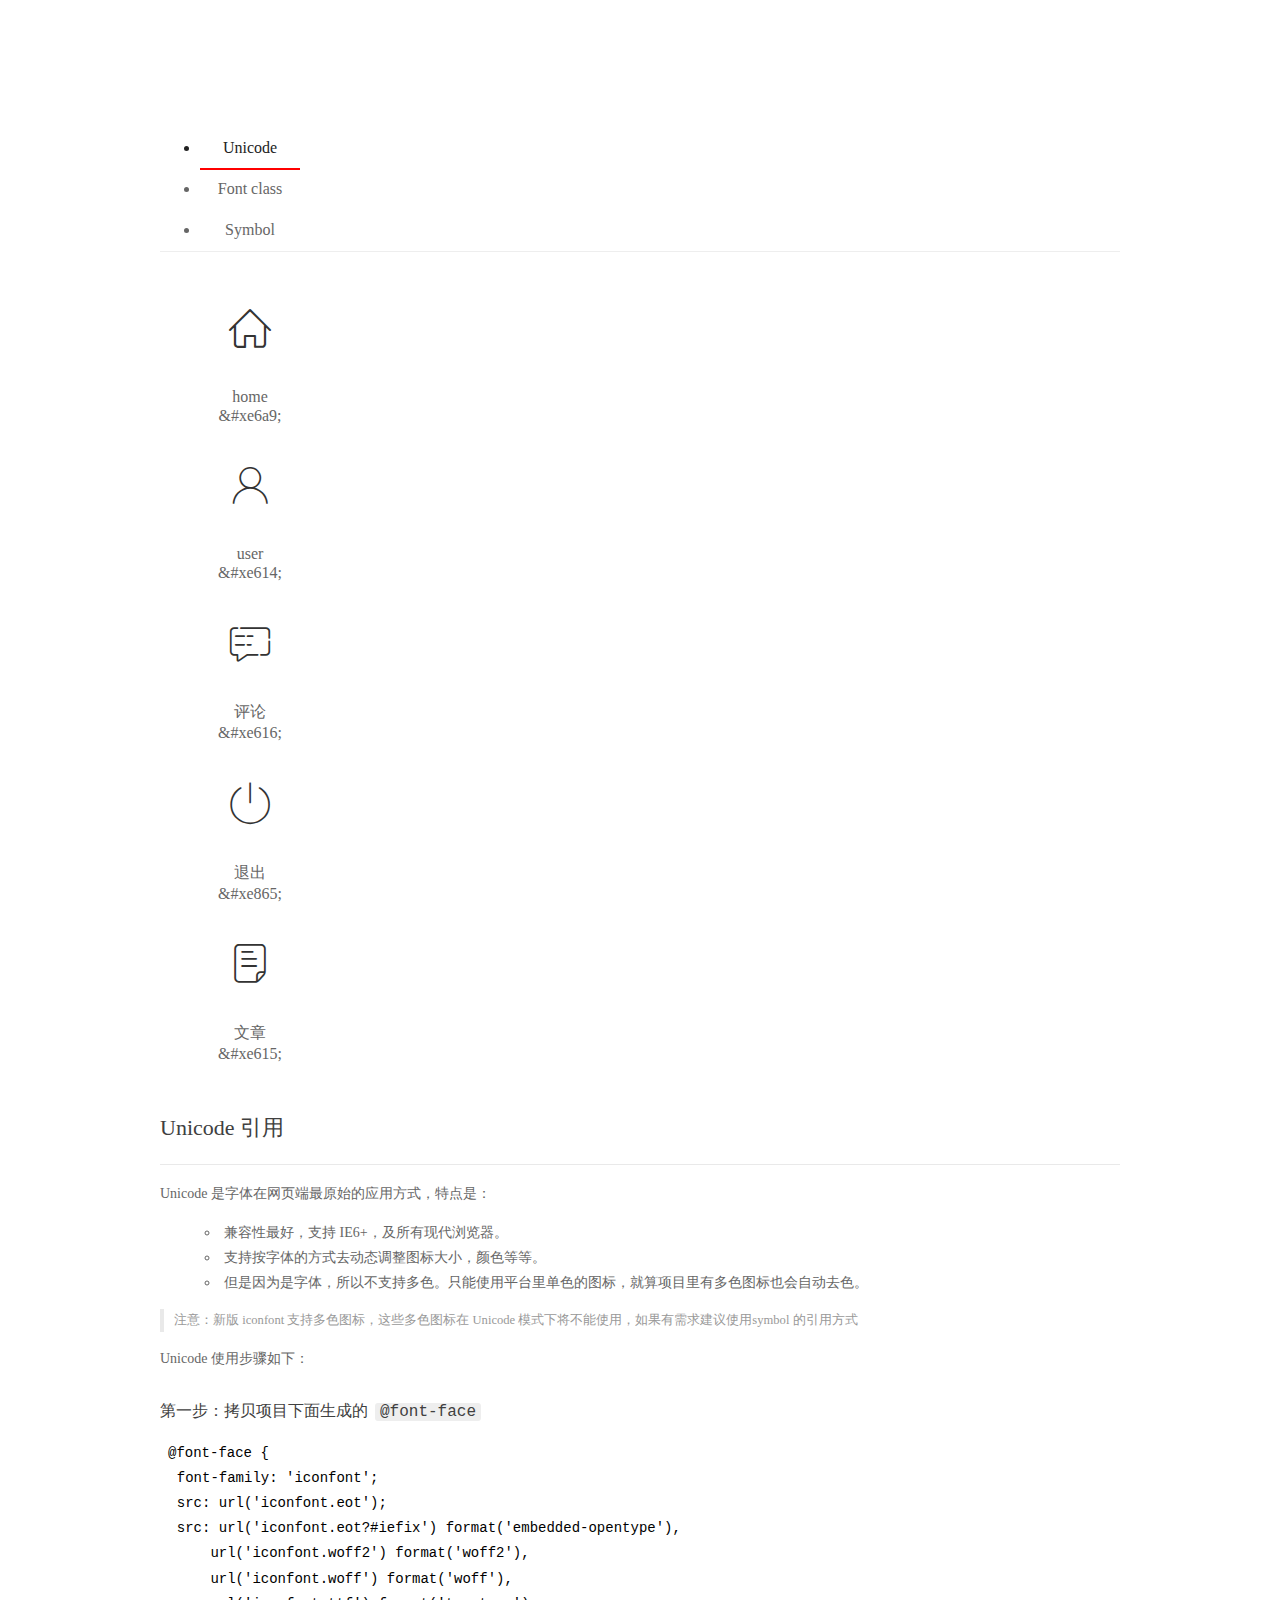
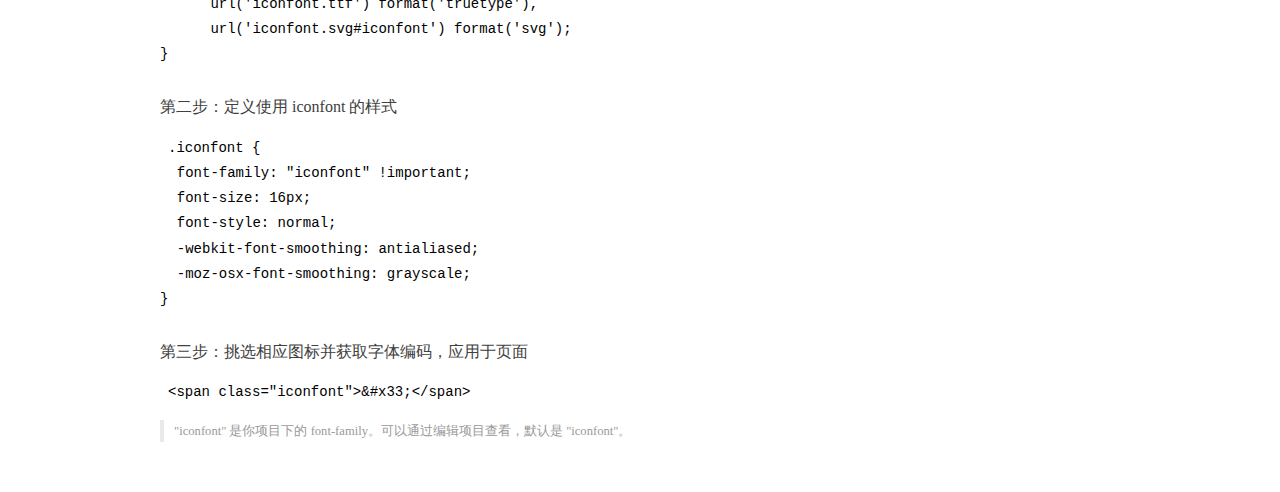
<file: assets/fonts/demo_index.html>
<!DOCTYPE html>
<html>
  <head>
    <meta charset="utf-8" />
    <title>IconFont Demo</title>
    <link
      rel="shortcut icon"
      href="https://gtms04.alicdn.com/tps/i4/TB1_oz6GVXXXXaFXpXXJDFnIXXX-64-64.ico"
      type="image/x-icon"
    />
    <link
      rel="stylesheet"
      href="https://g.alicdn.com/thx/cube/1.3.2/cube.min.css"
    />
    <link rel="stylesheet" href="demo.css" />
    <link rel="stylesheet" href="iconfont.css" />
    <script src="iconfont.js"></script>
    <!-- jQuery -->
    <script src="https://a1.alicdn.com/oss/uploads/2018/12/26/7bfddb60-08e8-11e9-9b04-53e73bb6408b.js"></script>
    <!-- 代码高亮 -->
    <script src="https://a1.alicdn.com/oss/uploads/2018/12/26/a3f714d0-08e6-11e9-8a15-ebf944d7534c.js"></script>
  </head>
  <body>
    <div class="main">
      <h1 class="logo">
        <a href="https://www.iconfont.cn/" title="iconfont 首页" target="_blank"
          >&#xe86b;</a
        >
      </h1>
      <div class="nav-tabs">
        <ul id="tabs" class="dib-box">
          <li class="dib active"><span>Unicode</span></li>
          <li class="dib"><span>Font class</span></li>
          <li class="dib"><span>Symbol</span></li>
        </ul>
      </div>
      <div class="tab-container">
        <div class="content unicode" style="display: block">
          <ul class="icon_lists dib-box">
            <li class="dib">
              <span class="icon iconfont">&#xe6a9;</span>
              <div class="name">home</div>
              <div class="code-name">&amp;#xe6a9;</div>
            </li>

            <li class="dib">
              <span class="icon iconfont">&#xe614;</span>
              <div class="name">user</div>
              <div class="code-name">&amp;#xe614;</div>
            </li>

            <li class="dib">
              <span class="icon iconfont">&#xe616;</span>
              <div class="name">评论</div>
              <div class="code-name">&amp;#xe616;</div>
            </li>

            <li class="dib">
              <span class="icon iconfont">&#xe865;</span>
              <div class="name">退出</div>
              <div class="code-name">&amp;#xe865;</div>
            </li>

            <li class="dib">
              <span class="icon iconfont">&#xe615;</span>
              <div class="name">文章</div>
              <div class="code-name">&amp;#xe615;</div>
            </li>
          </ul>
          <div class="article markdown">
            <h2 id="unicode-">Unicode 引用</h2>
            <hr />

            <p>Unicode 是字体在网页端最原始的应用方式，特点是：</p>
            <ul>
              <li>兼容性最好，支持 IE6+，及所有现代浏览器。</li>
              <li>支持按字体的方式去动态调整图标大小，颜色等等。</li>
              <li>
                但是因为是字体，所以不支持多色。只能使用平台里单色的图标，就算项目里有多色图标也会自动去色。
              </li>
            </ul>
            <blockquote>
              <p>
                注意：新版 iconfont 支持多色图标，这些多色图标在 Unicode
                模式下将不能使用，如果有需求建议使用symbol 的引用方式
              </p>
            </blockquote>
            <p>Unicode 使用步骤如下：</p>
            <h3 id="-font-face">
              第一步：拷贝项目下面生成的 <code>@font-face</code>
            </h3>
            <pre><code class="language-css"
>@font-face {
  font-family: 'iconfont';
  src: url('iconfont.eot');
  src: url('iconfont.eot?#iefix') format('embedded-opentype'),
      url('iconfont.woff2') format('woff2'),
      url('iconfont.woff') format('woff'),
      url('iconfont.ttf') format('truetype'),
      url('iconfont.svg#iconfont') format('svg');
}
</code></pre>
            <h3 id="-iconfont-">第二步：定义使用 iconfont 的样式</h3>
            <pre><code class="language-css"
>.iconfont {
  font-family: "iconfont" !important;
  font-size: 16px;
  font-style: normal;
  -webkit-font-smoothing: antialiased;
  -moz-osx-font-smoothing: grayscale;
}
</code></pre>
            <h3 id="-">第三步：挑选相应图标并获取字体编码，应用于页面</h3>
            <pre>
<code class="language-html"
>&lt;span class="iconfont"&gt;&amp;#x33;&lt;/span&gt;
</code></pre>
            <blockquote>
              <p>
                "iconfont" 是你项目下的
                font-family。可以通过编辑项目查看，默认是 "iconfont"。
              </p>
            </blockquote>
          </div>
        </div>
        <div class="content font-class">
          <ul class="icon_lists dib-box">
            <li class="dib">
              <span class="icon iconfont icon-home"></span>
              <div class="name">home</div>
              <div class="code-name">.icon-home</div>
            </li>

            <li class="dib">
              <span class="icon iconfont icon-user"></span>
              <div class="name">user</div>
              <div class="code-name">.icon-user</div>
            </li>

            <li class="dib">
              <span class="icon iconfont icon-pinglun"></span>
              <div class="name">评论</div>
              <div class="code-name">.icon-pinglun</div>
            </li>

            <li class="dib">
              <span class="icon iconfont icon-tuichu"></span>
              <div class="name">退出</div>
              <div class="code-name">.icon-tuichu</div>
            </li>

            <li class="dib">
              <span class="icon iconfont icon-16"></span>
              <div class="name">文章</div>
              <div class="code-name">.icon-16</div>
            </li>
          </ul>
          <div class="article markdown">
            <h2 id="font-class-">font-class 引用</h2>
            <hr />

            <p>
              font-class 是 Unicode 使用方式的一种变种，主要是解决 Unicode
              书写不直观，语意不明确的问题。
            </p>
            <p>与 Unicode 使用方式相比，具有如下特点：</p>
            <ul>
              <li>兼容性良好，支持 IE8+，及所有现代浏览器。</li>
              <li>
                相比于 Unicode 语意明确，书写更直观。可以很容易分辨这个 icon
                是什么。
              </li>
              <li>
                因为使用 class 来定义图标，所以当要替换图标时，只需要修改 class
                里面的 Unicode 引用。
              </li>
              <li>不过因为本质上还是使用的字体，所以多色图标还是不支持的。</li>
            </ul>
            <p>使用步骤如下：</p>
            <h3 id="-fontclass-">
              第一步：引入项目下面生成的 fontclass 代码：
            </h3>
            <pre><code class="language-html">&lt;link rel="stylesheet" href="./iconfont.css"&gt;
</code></pre>
            <h3 id="-">第二步：挑选相应图标并获取类名，应用于页面：</h3>
            <pre><code class="language-html">&lt;span class="iconfont icon-xxx"&gt;&lt;/span&gt;
</code></pre>
            <blockquote>
              <p>
                " iconfont" 是你项目下的
                font-family。可以通过编辑项目查看，默认是 "iconfont"。
              </p>
            </blockquote>
          </div>
        </div>
        <div class="content symbol">
          <ul class="icon_lists dib-box">
            <li class="dib">
              <svg class="icon svg-icon" aria-hidden="true">
                <use xlink:href="#icon-home"></use>
              </svg>
              <div class="name">home</div>
              <div class="code-name">#icon-home</div>
            </li>

            <li class="dib">
              <svg class="icon svg-icon" aria-hidden="true">
                <use xlink:href="#icon-user"></use>
              </svg>
              <div class="name">user</div>
              <div class="code-name">#icon-user</div>
            </li>

            <li class="dib">
              <svg class="icon svg-icon" aria-hidden="true">
                <use xlink:href="#icon-pinglun"></use>
              </svg>
              <div class="name">评论</div>
              <div class="code-name">#icon-pinglun</div>
            </li>

            <li class="dib">
              <svg class="icon svg-icon" aria-hidden="true">
                <use xlink:href="#icon-tuichu"></use>
              </svg>
              <div class="name">退出</div>
              <div class="code-name">#icon-tuichu</div>
            </li>

            <li class="dib">
              <svg class="icon svg-icon" aria-hidden="true">
                <use xlink:href="#icon-16"></use>
              </svg>
              <div class="name">文章</div>
              <div class="code-name">#icon-16</div>
            </li>
          </ul>
          <div class="article markdown">
            <h2 id="symbol-">Symbol 引用</h2>
            <hr />

            <p>
              这是一种全新的使用方式，应该说这才是未来的主流，也是平台目前推荐的用法。相关介绍可以参考这篇<a
                href=""
                >文章</a
              >
              这种用法其实是做了一个 SVG 的集合，与另外两种相比具有如下特点：
            </p>
            <ul>
              <li>支持多色图标了，不再受单色限制。</li>
              <li>
                通过一些技巧，支持像字体那样，通过 <code>font-size</code>,
                <code>color</code> 来调整样式。
              </li>
              <li>兼容性较差，支持 IE9+，及现代浏览器。</li>
              <li>浏览器渲染 SVG 的性能一般，还不如 png。</li>
            </ul>
            <p>使用步骤如下：</p>
            <h3 id="-symbol-">第一步：引入项目下面生成的 symbol 代码：</h3>
            <pre><code class="language-html">&lt;script src="./iconfont.js"&gt;&lt;/script&gt;
</code></pre>
            <h3 id="-css-">第二步：加入通用 CSS 代码（引入一次就行）：</h3>
            <pre><code class="language-html">&lt;style&gt;
.icon {
  width: 1em;
  height: 1em;
  vertical-align: -0.15em;
  fill: currentColor;
  overflow: hidden;
}
&lt;/style&gt;
</code></pre>
            <h3 id="-">第三步：挑选相应图标并获取类名，应用于页面：</h3>
            <pre><code class="language-html">&lt;svg class="icon" aria-hidden="true"&gt;
  &lt;use xlink:href="#icon-xxx"&gt;&lt;/use&gt;
&lt;/svg&gt;
</code></pre>
          </div>
        </div>
      </div>
    </div>
    <script>
      $(document).ready(function () {
        $(".tab-container .content:first").show();

        $("#tabs li").click(function (e) {
          var tabContent = $(".tab-container .content");
          var index = $(this).index();

          if ($(this).hasClass("active")) {
            return;
          } else {
            $("#tabs li").removeClass("active");
            $(this).addClass("active");

            tabContent.hide().eq(index).fadeIn();
          }
        });
      });
    </script>
  </body>
</html>
</file>
<file: assets/fonts/demo.css>
/* Logo 字体 */
@font-face {
  font-family: "iconfont logo";
  src: url('https://at.alicdn.com/t/font_985780_km7mi63cihi.eot?t=1545807318834');
  src: url('https://at.alicdn.com/t/font_985780_km7mi63cihi.eot?t=1545807318834#iefix') format('embedded-opentype'),
    url('https://at.alicdn.com/t/font_985780_km7mi63cihi.woff?t=1545807318834') format('woff'),
    url('https://at.alicdn.com/t/font_985780_km7mi63cihi.ttf?t=1545807318834') format('truetype'),
    url('https://at.alicdn.com/t/font_985780_km7mi63cihi.svg?t=1545807318834#iconfont') format('svg');
}

.logo {
  font-family: "iconfont logo";
  font-size: 160px;
  font-style: normal;
  -webkit-font-smoothing: antialiased;
  -moz-osx-font-smoothing: grayscale;
}

/* tabs */
.nav-tabs {
  position: relative;
}

.nav-tabs .nav-more {
  position: absolute;
  right: 0;
  bottom: 0;
  height: 42px;
  line-height: 42px;
  color: #666;
}

#tabs {
  border-bottom: 1px solid #eee;
}

#tabs li {
  cursor: pointer;
  width: 100px;
  height: 40px;
  line-height: 40px;
  text-align: center;
  font-size: 16px;
  border-bottom: 2px solid transparent;
  position: relative;
  z-index: 1;
  margin-bottom: -1px;
  color: #666;
}


#tabs .active {
  border-bottom-color: #f00;
  color: #222;
}

.tab-container .content {
  display: none;
}

/* 页面布局 */
.main {
  padding: 30px 100px;
  width: 960px;
  margin: 0 auto;
}

.main .logo {
  color: #333;
  text-align: left;
  margin-bottom: 30px;
  line-height: 1;
  height: 110px;
  margin-top: -50px;
  overflow: hidden;
  *zoom: 1;
}

.main .logo a {
  font-size: 160px;
  color: #333;
}

.helps {
  margin-top: 40px;
}

.helps pre {
  padding: 20px;
  margin: 10px 0;
  border: solid 1px #e7e1cd;
  background-color: #fffdef;
  overflow: auto;
}

.icon_lists {
  width: 100% !important;
  overflow: hidden;
  *zoom: 1;
}

.icon_lists li {
  width: 100px;
  margin-bottom: 10px;
  margin-right: 20px;
  text-align: center;
  list-style: none !important;
  cursor: default;
}

.icon_lists li .code-name {
  line-height: 1.2;
}

.icon_lists .icon {
  display: block;
  height: 100px;
  line-height: 100px;
  font-size: 42px;
  margin: 10px auto;
  color: #333;
  -webkit-transition: font-size 0.25s linear, width 0.25s linear;
  -moz-transition: font-size 0.25s linear, width 0.25s linear;
  transition: font-size 0.25s linear, width 0.25s linear;
}

.icon_lists .icon:hover {
  font-size: 100px;
}

.icon_lists .svg-icon {
  /* 通过设置 font-size 来改变图标大小 */
  width: 1em;
  /* 图标和文字相邻时，垂直对齐 */
  vertical-align: -0.15em;
  /* 通过设置 color 来改变 SVG 的颜色/fill */
  fill: currentColor;
  /* path 和 stroke 溢出 viewBox 部分在 IE 下会显示
      normalize.css 中也包含这行 */
  overflow: hidden;
}

.icon_lists li .name,
.icon_lists li .code-name {
  color: #666;
}

/* markdown 样式 */
.markdown {
  color: #666;
  font-size: 14px;
  line-height: 1.8;
}

.highlight {
  line-height: 1.5;
}

.markdown img {
  vertical-align: middle;
  max-width: 100%;
}

.markdown h1 {
  color: #404040;
  font-weight: 500;
  line-height: 40px;
  margin-bottom: 24px;
}

.markdown h2,
.markdown h3,
.markdown h4,
.markdown h5,
.markdown h6 {
  color: #404040;
  margin: 1.6em 0 0.6em 0;
  font-weight: 500;
  clear: both;
}

.markdown h1 {
  font-size: 28px;
}

.markdown h2 {
  font-size: 22px;
}

.markdown h3 {
  font-size: 16px;
}

.markdown h4 {
  font-size: 14px;
}

.markdown h5 {
  font-size: 12px;
}

.markdown h6 {
  font-size: 12px;
}

.markdown hr {
  height: 1px;
  border: 0;
  background: #e9e9e9;
  margin: 16px 0;
  clear: both;
}

.markdown p {
  margin: 1em 0;
}

.markdown>p,
.markdown>blockquote,
.markdown>.highlight,
.markdown>ol,
.markdown>ul {
  width: 80%;
}

.markdown ul>li {
  list-style: circle;
}

.markdown>ul li,
.markdown blockquote ul>li {
  margin-left: 20px;
  padding-left: 4px;
}

.markdown>ul li p,
.markdown>ol li p {
  margin: 0.6em 0;
}

.markdown ol>li {
  list-style: decimal;
}

.markdown>ol li,
.markdown blockquote ol>li {
  margin-left: 20px;
  padding-left: 4px;
}

.markdown code {
  margin: 0 3px;
  padding: 0 5px;
  background: #eee;
  border-radius: 3px;
}

.markdown strong,
.markdown b {
  font-weight: 600;
}

.markdown>table {
  border-collapse: collapse;
  border-spacing: 0px;
  empty-cells: show;
  border: 1px solid #e9e9e9;
  width: 95%;
  margin-bottom: 24px;
}

.markdown>table th {
  white-space: nowrap;
  color: #333;
  font-weight: 600;
}

.markdown>table th,
.markdown>table td {
  border: 1px solid #e9e9e9;
  padding: 8px 16px;
  text-align: left;
}

.markdown>table th {
  background: #F7F7F7;
}

.markdown blockquote {
  font-size: 90%;
  color: #999;
  border-left: 4px solid #e9e9e9;
  padding-left: 0.8em;
  margin: 1em 0;
}

.markdown blockquote p {
  margin: 0;
}

.markdown .anchor {
  opacity: 0;
  transition: opacity 0.3s ease;
  margin-left: 8px;
}

.markdown .waiting {
  color: #ccc;
}

.markdown h1:hover .anchor,
.markdown h2:hover .anchor,
.markdown h3:hover .anchor,
.markdown h4:hover .anchor,
.markdown h5:hover .anchor,
.markdown h6:hover .anchor {
  opacity: 1;
  display: inline-block;
}

.markdown>br,
.markdown>p>br {
  clear: both;
}


.hljs {
  display: block;
  background: white;
  padding: 0.5em;
  color: #333333;
  overflow-x: auto;
}

.hljs-comment,
.hljs-meta {
  color: #969896;
}

.hljs-string,
.hljs-variable,
.hljs-template-variable,
.hljs-strong,
.hljs-emphasis,
.hljs-quote {
  color: #df5000;
}

.hljs-keyword,
.hljs-selector-tag,
.hljs-type {
  color: #a71d5d;
}

.hljs-literal,
.hljs-symbol,
.hljs-bullet,
.hljs-attribute {
  color: #0086b3;
}

.hljs-section,
.hljs-name {
  color: #63a35c;
}

.hljs-tag {
  color: #333333;
}

.hljs-title,
.hljs-attr,
.hljs-selector-id,
.hljs-selector-class,
.hljs-selector-attr,
.hljs-selector-pseudo {
  color: #795da3;
}

.hljs-addition {
  color: #55a532;
  background-color: #eaffea;
}

.hljs-deletion {
  color: #bd2c00;
  background-color: #ffecec;
}

.hljs-link {
  text-decoration: underline;
}

/* 代码高亮 */
/* PrismJS 1.15.0
https://prismjs.com/download.html#themes=prism&languages=markup+css+clike+javascript */
/**
 * prism.js default theme for JavaScript, CSS and HTML
 * Based on dabblet (http://dabblet.com)
 * @author Lea Verou
 */
code[class*="language-"],
pre[class*="language-"] {
  color: black;
  background: none;
  text-shadow: 0 1px white;
  font-family: Consolas, Monaco, 'Andale Mono', 'Ubuntu Mono', monospace;
  text-align: left;
  white-space: pre;
  word-spacing: normal;
  word-break: normal;
  word-wrap: normal;
  line-height: 1.5;

  -moz-tab-size: 4;
  -o-tab-size: 4;
  tab-size: 4;

  -webkit-hyphens: none;
  -moz-hyphens: none;
  -ms-hyphens: none;
  hyphens: none;
}

pre[class*="language-"]::-moz-selection,
pre[class*="language-"] ::-moz-selection,
code[class*="language-"]::-moz-selection,
code[class*="language-"] ::-moz-selection {
  text-shadow: none;
  background: #b3d4fc;
}

pre[class*="language-"]::selection,
pre[class*="language-"] ::selection,
code[class*="language-"]::selection,
code[class*="language-"] ::selection {
  text-shadow: none;
  background: #b3d4fc;
}

@media print {

  code[class*="language-"],
  pre[class*="language-"] {
    text-shadow: none;
  }
}

/* Code blocks */
pre[class*="language-"] {
  padding: 1em;
  margin: .5em 0;
  overflow: auto;
}

:not(pre)>code[class*="language-"],
pre[class*="language-"] {
  background: #f5f2f0;
}

/* Inline code */
:not(pre)>code[class*="language-"] {
  padding: .1em;
  border-radius: .3em;
  white-space: normal;
}

.token.comment,
.token.prolog,
.token.doctype,
.token.cdata {
  color: slategray;
}

.token.punctuation {
  color: #999;
}

.namespace {
  opacity: .7;
}

.token.property,
.token.tag,
.token.boolean,
.token.number,
.token.constant,
.token.symbol,
.token.deleted {
  color: #905;
}

.token.selector,
.token.attr-name,
.token.string,
.token.char,
.token.builtin,
.token.inserted {
  color: #690;
}

.token.operator,
.token.entity,
.token.url,
.language-css .token.string,
.style .token.string {
  color: #9a6e3a;
  background: hsla(0, 0%, 100%, .5);
}

.token.atrule,
.token.attr-value,
.token.keyword {
  color: #07a;
}

.token.function,
.token.class-name {
  color: #DD4A68;
}

.token.regex,
.token.important,
.token.variable {
  color: #e90;
}

.token.important,
.token.bold {
  font-weight: bold;
}

.token.italic {
  font-style: italic;
}

.token.entity {
  cursor: help;
}
</file>
<file: assets/fonts/iconfont.css>
@font-face {font-family: "iconfont";
  src: url('iconfont.eot?t=1576139966484'); /* IE9 */
  src: url('iconfont.eot?t=1576139966484#iefix') format('embedded-opentype'), /* IE6-IE8 */
  url('[data-uri]') format('woff2'),
  url('iconfont.woff?t=1576139966484') format('woff'),
  url('iconfont.ttf?t=1576139966484') format('truetype'), /* chrome, firefox, opera, Safari, Android, iOS 4.2+ */
  url('iconfont.svg?t=1576139966484#iconfont') format('svg'); /* iOS 4.1- */
}

.iconfont {
  font-family: "iconfont" !important;
  font-size: 16px;
  font-style: normal;
  -webkit-font-smoothing: antialiased;
  -moz-osx-font-smoothing: grayscale;
}

.icon-home:before {
  content: "\e6a9";
}

.icon-user:before {
  content: "\e614";
}

.icon-pinglun:before {
  content: "\e616";
}

.icon-tuichu:before {
  content: "\e865";
}

.icon-16:before {
  content: "\e615";
}
</file>
